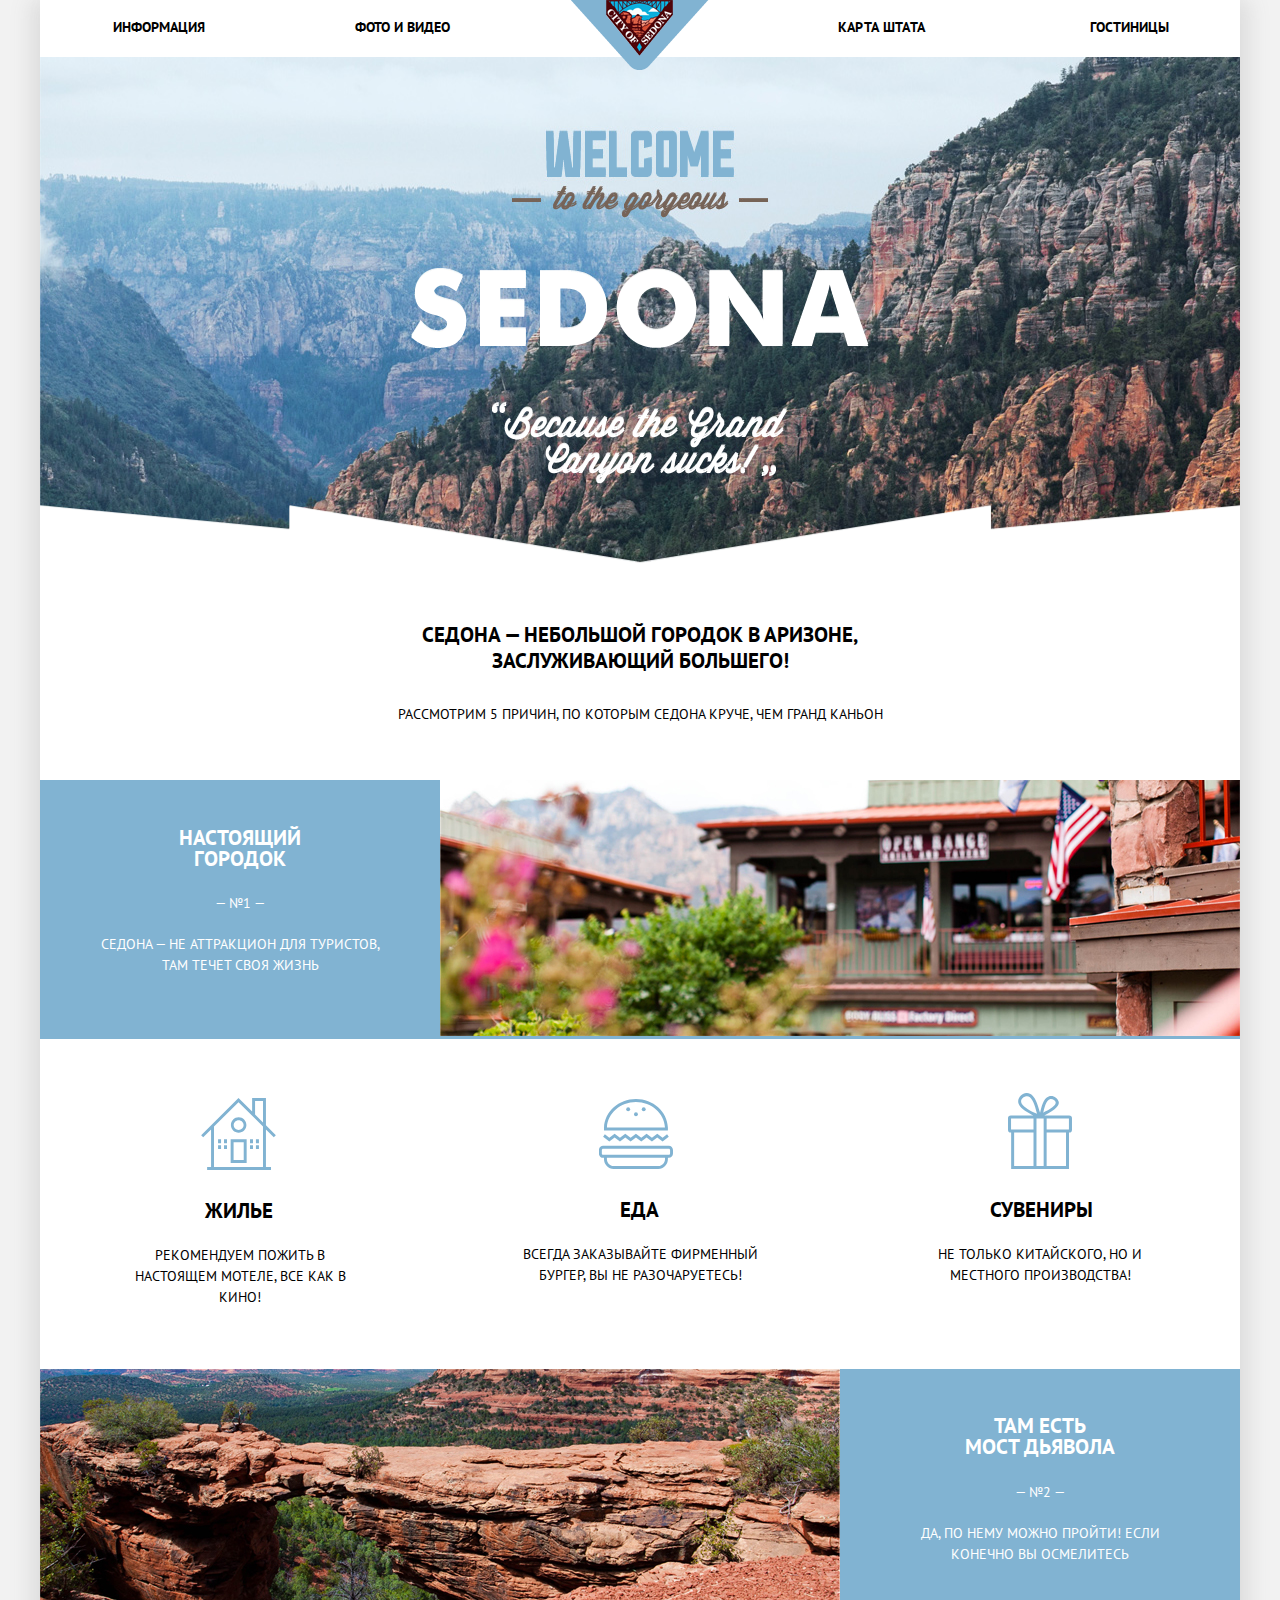
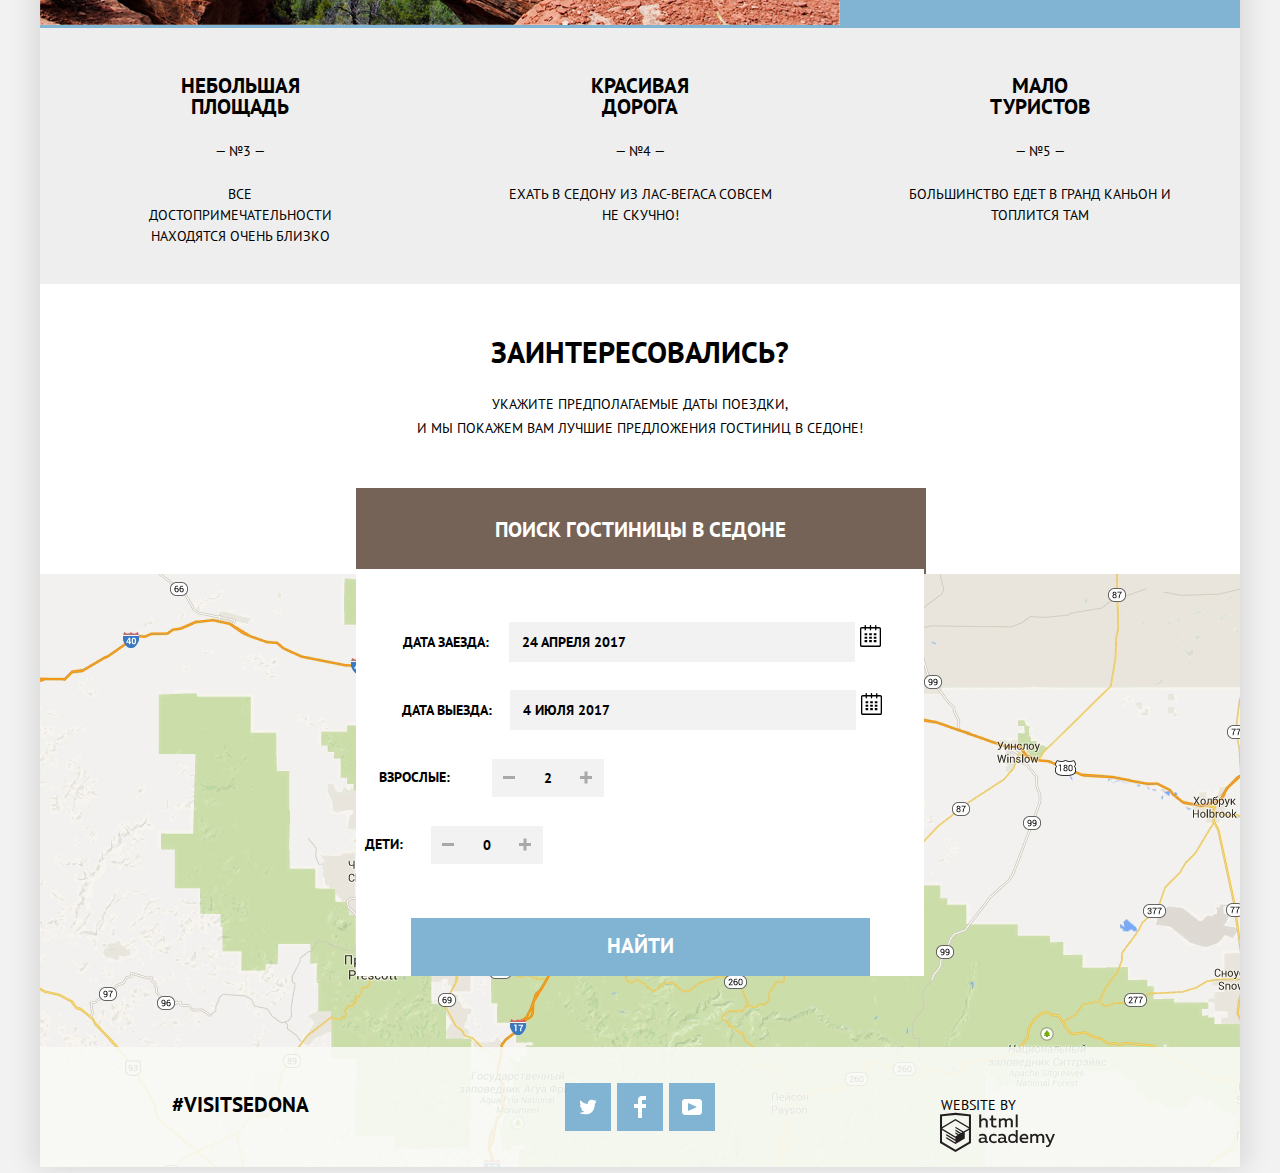
<file: index.html>
<!DOCTYPE HTML>
<html lang="ru">
  <head>
    <meta charset="utf-8">
    <title>Седона</title>
    <link rel="stylesheet" href="https://fonts.googleapis.com/css?family=PT+Sans:400,400i,700,700i&amp;subset=cyrillic">
    <link rel="stylesheet" href="css/normalize.css">
    <link rel="stylesheet" href="css/style.css">
  </head>
  <body>
    <div class="container">
      <header class="main-header">
        <a class="sedona-logo">
            <img src="img/index-logo.png" width="138" height="70" alt="Логотип Седоны">
        </a>
        <nav class="main-navigation">
          <ul class="site-navigation">
            <li><a href="info.html">Информация</a></li>
            <li><a href="media.html">Фото и видео</a></li>
            <li><a href="map.html">Карта штата</a></li>
            <li><a href="hotels.html">Гостиницы</a></li>
          </ul>
        </nav>
      </header>
      <main>
        <h1 class="visually-hidden">Седона</h1>
        <section class="mountain">
          <img src="img/index-background-text.png" alt="Горы Седоны" width="458" height="352" class="mountain-text">
          <img src="img/index-background-mask.png" alt="Белая маска" width="1200" height="58" class="mountain-mask">
        </section>
        <section class="intro-text">
          <b>Седона &mdash; небольшой городок в Аризоне, заслуживающий большего!</b>
          <p>Рассмотрим 5 причин, по которым Седона круче, чем Гранд Каньон</p>
        </section>
        <section class="content">
          <section class="first-reason reasons-blue">
            <div class="first-reason-text">
              <div class="text-squeezer-1">
                <h3>Настоящий городок</h3>
                <p>&mdash; №1 &mdash;</p>
                <p>Седона &mdash; не аттракцион для туристов, там течет своя жизнь</p>
              </div>
            </div>
            <div class="first-reason-background">
              <img src="img/real-town.jpg" width="800" height="256" alt="Фото города">
            </div>
          </section>
          <section class="features reasons-clear">
            <div class="feature-item"> 
              <div class="flat-item">
                <h3>Жилье</h3>
                <p>Рекомендуем пожить в настоящем мотеле, все как в кино!</p>
              </div>
            </div>
            <div class="feature-item">
              <div class="food-item">
                <h3>Еда</h3>
                <p>Всегда заказывайте фирменный бургер, вы не разочаруетесь!</p>
              </div>
            </div>
            <div class="feature-item">
              <div class="gift-item">
                <h3>Сувениры</h3>
                <p>Не только китайского, но и местного производства!</p>
              </div>
            </div>
          </section>
          <section class="second-reason reasons-blue">
            <div class="second-reason-background">
              <img src="img/devils-bridge.jpg" width="800" height="256" alt="Фото моста">
            </div>
            <div class="second-reason-text">
              <div class="text-squeezer-2">
                <h3>Там есть<br> мост дьявола</h3>
                <p>&mdash; №2 &mdash;</p>
                <p>Да, по нему можно пройти! Если конечно вы осмелитесь</p>
              </div>
            </div>
          </section>
          <section class="other-reasons reasons-clear">
            <div class="reasons-text">
              <div class="third-reason">
                <h3>Небольшая площадь</h3>
                <p>&mdash; №3 &mdash;</p>
                <p>Все достопримечательности находятся очень близко</p>
              </div>
            </div>
            <div class="reasons-text">
              <div class="fourth-reason">
                <h3>Красивая дорога</h3>
                <p>&mdash; №4 &mdash;</p>
                <p>Ехать в Седону из Лас-Вегаса совсем не скучно!</p>
              </div>
            </div>
            <div class="reasons-text">
              <div class="fifth-reason">
                <h3>Мало туристов</h3>
                <p>&mdash; №5 &mdash;</p>
                <p>Большинство едет в Гранд Каньон и топлится там</p>
              </div>
            </div>
          </section>
        </section>
        <section class="search-form">
          <div class="search-form-intro">
            <span>Заинтересовались?</span>
            <p>Укажите предполагаемые даты поездки,<br> и мы покажем вам лучшие предложения гостиниц в Седоне!</p>
            <a href="#">Поиск гостиницы в Седоне</a>
          </div>
          <div class="searching">
            <form action="hotels.html" method="get" class="order-form">
              <h2 class="visually-hidden">Поиск гостиниц в Седоне</h2>
              <div class="arrival-input">
                <label for="arrival-date">Дата заезда:</label>
                <input type="text" name="arrival-date" id="arrival-date" value="24 апреля 2017">
                <a href="#"><svg xmlns="http://www.w3.org/2000/svg" width="21" height="22" viewBox="0 0 21 22"><path d="M19.251 2.025h-2.845V.648c0-.381-.294-.689-.656-.689-.363 0-.656.308-.656.689v1.377h-3.938V.648c0-.381-.294-.689-.655-.689-.363 0-.657.308-.657.689v1.377H5.906V.648c0-.381-.294-.689-.656-.689-.363 0-.657.308-.657.689v1.377H1.75C.784 2.025 0 2.847 0 3.862v16.302C0 21.179.784 22 1.75 22h17.501c.966 0 1.749-.821 1.749-1.836V3.862c0-1.015-.783-1.837-1.749-1.837zm.437 18.139a.448.448 0 0 1-.437.459H1.75a.45.45 0 0 1-.438-.459V3.862a.45.45 0 0 1 .438-.459h2.844v1.378c0 .381.294.689.657.689.362 0 .656-.308.656-.689V3.403h3.938v1.378c0 .381.294.689.657.689.361 0 .655-.308.655-.689V3.403h3.938v1.378c0 .381.293.689.656.689.362 0 .656-.308.656-.689V3.403h2.845c.241 0 .437.206.437.459v16.302z"/><path d="M4.594 8.225h2.625v2.066H4.594zM4.594 11.668h2.625v2.067H4.594zM4.594 15.112h2.625v2.066H4.594zM9.188 15.112h2.625v2.066H9.188zM9.188 11.668h2.625v2.067H9.188zM9.188 8.225h2.625v2.066H9.188zM13.781 15.112h2.625v2.066h-2.625zM13.781 11.668h2.625v2.067h-2.625zM13.781 8.225h2.625v2.066h-2.625z"/></svg></a>
              </div>
              <div class="departure-input">
                <label for="departure-date">Дата выезда:</label>
                <input type="text" name="departure-date" id="departure-date" value="4 июля 2017">
                <a href="#"><svg xmlns="http://www.w3.org/2000/svg" width="21" height="22" viewBox="0 0 21 22"><path d="M19.251 2.025h-2.845V.648c0-.381-.294-.689-.656-.689-.363 0-.656.308-.656.689v1.377h-3.938V.648c0-.381-.294-.689-.655-.689-.363 0-.657.308-.657.689v1.377H5.906V.648c0-.381-.294-.689-.656-.689-.363 0-.657.308-.657.689v1.377H1.75C.784 2.025 0 2.847 0 3.862v16.302C0 21.179.784 22 1.75 22h17.501c.966 0 1.749-.821 1.749-1.836V3.862c0-1.015-.783-1.837-1.749-1.837zm.437 18.139a.448.448 0 0 1-.437.459H1.75a.45.45 0 0 1-.438-.459V3.862a.45.45 0 0 1 .438-.459h2.844v1.378c0 .381.294.689.657.689.362 0 .656-.308.656-.689V3.403h3.938v1.378c0 .381.294.689.657.689.361 0 .655-.308.655-.689V3.403h3.938v1.378c0 .381.293.689.656.689.362 0 .656-.308.656-.689V3.403h2.845c.241 0 .437.206.437.459v16.302z"/><path d="M4.594 8.225h2.625v2.066H4.594zM4.594 11.668h2.625v2.067H4.594zM4.594 15.112h2.625v2.066H4.594zM9.188 15.112h2.625v2.066H9.188zM9.188 11.668h2.625v2.067H9.188zM9.188 8.225h2.625v2.066H9.188zM13.781 15.112h2.625v2.066h-2.625zM13.781 11.668h2.625v2.067h-2.625zM13.781 8.225h2.625v2.066h-2.625z"/></svg></a>
              </div>
              <div class="adult-input">
                <label for="adults">Взрослые:</label>
                <button type="button" class="minus-btn">
                  <span>-</span>
                </button>
                <input type="text" name="adults" id="adults" value="2">
                <button type="button" class="plus-btn">
                  <span>+</span>
                </button>
              </div>
              <div class="child-input">
                <label for="children">Дети:</label>
                <button type="button" class="minus-btn">
                  <span>-</span>
                </button>
                <input type="text" name="children" id="children" value="0">
                <button type="button" class="plus-btn">
                  <span>+</span>
                </button>
              </div>
              <button type="submit" class="submit-button">Найти</button>
            </form>
          </div>
        </section>
        <div class="map">
          <div class="map-wrapper">
            <iframe src="https://www.google.com/maps/embed?pb=!1m14!1m12!1m3!1d837438.691415676!2d-111.59739590679331!3d34.92539478761154!2m3!1f0!2f0!3f0!3m2!1i1024!2i768!4f13.1!5e0!3m2!1sru!2sru!4v1502638291416" width="1200" height="593" style="border:0" allowfullscreen></iframe>
          </div>
        </div>
      </main>
      <footer class="main-footer main-footer-index">
        <section class="visit-sedona">
          <div class="visit-sedona-wrapper">
            <a href="#">#VisitSedona</a>
          </div>
        </section>
        <section class="social-media">
          <div class="social-media-wrapper">
            <ul class="social-media-list">
              <li class="social-media-item">
                <a href="https://twitter.com"><svg class="twitter-wrapper" xmlns="http://www.w3.org/2000/svg" xmlns:xlink="http://www.w3.org/1999/xlink" width="17" height="15" viewBox="0 0 17 15"><path class="logo-twitter" fill="#FFF" d="M10.95.144c1.685-.496 2.984.27 3.577 1.179.673-.231 1.331-.481 2.011-.708a2.345 2.345 0 0 1-.857 1.768c.685.17 1.304-.491 1.304-.491-.169 1-1.006 1.788-1.563 2.024-.231 6.75-3.175 11.217-10.077 11.082h-.446c-.41 0-4.164-.46-4.898-1.887 2.271.196 3.893-.422 4.693-1.177-.96-.3-2.679-.477-2.979-2.95.349.106.564.228 1.19.119C1.705 8.247.374 7.53.448 5.33c.285.328 1.067.536 1.34.472C1.085 5.561-.182 2.442.894.85c1.818 1.854 3.735 3.606 7.152 3.773C8.254 2.33 9.183.793 10.95.144z"/></svg><span>Twitter</span></a>
              </li>
              <li class="social-media-item">
                <a href="https://facebook.com"><svg class="facebook-wrapper" xmlns="http://www.w3.org/2000/svg" width="12" height="22" viewBox="0 0 12 22"><path class="logo-facebook" fill="#FFF" d="M12 4V0H8a4 4 0 0 0-4 4v4H0v4h4v10h4V12h4V8H8V4h4z"/></svg><span>Facebook</span></a>
              </li>
              <li class="social-media-item">
                <a href="https://youtube.com"><svg class="youtube-wrapper" xmlns="http://www.w3.org/2000/svg" xmlns:xlink="http://www.w3.org/1999/xlink" width="20" height="16" viewBox="0 0 20 16"><path class="logo-youtube" fill="#FFF" d="M17 0H3C1.35 0 0 1.35 0 3v10c0 1.65 1.35 3 3 3h14c1.65 0 3-1.35 3-3V3c0-1.65-1.35-3-3-3zM6.027 11.998V4.002L15.014 8l-8.987 3.998z"/></svg><span>YouTube</span></a>
              </li>
            </ul>
          </div>
        </section>
        <section class="site-author">
          <div class="site-author-wrapper">
            <a href="https://htmlacademy.ru/intensive/htmlcss"><span>Website by</span><svg width="115" height="41" id="Layer_1" data-name="Layer 1" xmlns="http://www.w3.org/2000/svg" viewBox="0 0 108.08 36.85"><title>logo-htmlacademy-small1</title><path class="logo-htmlacademy" d="M44.61,26.88a2,2,0,0,0,.55-0.1v1.33a3.25,3.25,0,0,1-1.18.21,1.67,1.67,0,0,1-1.67-1,4.84,4.84,0,0,1-3.14,1.08c-1.51,0-2.91-.83-2.91-2.55,0-2.13,2-2.79,3.71-2.79a11.08,11.08,0,0,1,2.17.25v-0.3c0-1-.76-1.77-2.19-1.77a7.42,7.42,0,0,0-3,.64v-1.7a10.21,10.21,0,0,1,3.19-.55c2.36,0,3.81,1.12,3.81,3.65v3a0.54,0.54,0,0,0,.49.59h0.17Zm-6.44-1.13A1.35,1.35,0,0,0,39.63,27h0.11a3.39,3.39,0,0,0,2.41-1V24.58a9.72,9.72,0,0,0-1.81-.21c-1,0-2.16.33-2.16,1.38h0Zm12.36-6.11a5,5,0,0,1,2.57.64V22a4.08,4.08,0,0,0-2.3-.7,2.75,2.75,0,1,0,0,5.49,5,5,0,0,0,2.43-.64v1.71a6.27,6.27,0,0,1-2.76.57A4.21,4.21,0,0,1,46,24.51q0-.21,0-0.41a4.32,4.32,0,0,1,4.18-4.46h0.38Zm12.17,7.24a2,2,0,0,0,.55-0.1v1.33a3.25,3.25,0,0,1-1.18.21,1.67,1.67,0,0,1-1.67-1,4.84,4.84,0,0,1-3.14,1.08c-1.51,0-2.91-.83-2.91-2.55,0-2.13,2-2.79,3.71-2.79a11.08,11.08,0,0,1,2.17.25v-0.3c0-1-.76-1.77-2.19-1.77a7.42,7.42,0,0,0-3,.64v-1.7a10.21,10.21,0,0,1,3.19-.55c2.36,0,3.81,1.12,3.81,3.65v3a0.54,0.54,0,0,0,.49.59h0.17Zm-6.44-1.13A1.35,1.35,0,0,0,57.73,27h0.11a3.39,3.39,0,0,0,2.41-1V24.58a9.72,9.72,0,0,0-1.81-.21c-1.06,0-2.16.33-2.16,1.38h0ZM73,16V28.2H71.35V26.88a3.88,3.88,0,0,1-3.19,1.54,4.4,4.4,0,0,1,0-8.78,3.81,3.81,0,0,1,3,1.3V16H73Zm-4.53,5.22a2.76,2.76,0,1,0,0,5.52A2.86,2.86,0,0,0,71.15,25V23A2.91,2.91,0,0,0,68.49,21.27ZM79,19.64c3.31,0,4.46,2.68,3.92,5.09H76.7c0.21,1.5,1.67,2.11,3.19,2.11a6.11,6.11,0,0,0,2.64-.59v1.6a7.14,7.14,0,0,1-3,.57C77,28.42,74.78,27,74.78,24a4.18,4.18,0,0,1,4-4.39H79Zm0.09,1.54a2.28,2.28,0,0,0-2.44,2.1v0.06H81.3A2,2,0,0,0,79.13,21.18Zm5.73,7V19.87h1.65v1a3.81,3.81,0,0,1,2.78-1.27A2.86,2.86,0,0,1,91.89,21a4.12,4.12,0,0,1,2.91-1.33A3.06,3.06,0,0,1,98,23V28.2h-1.9V23.05a1.59,1.59,0,0,0-1.42-1.75H94.42a2.8,2.8,0,0,0-2.07,1.12V28.2h-1.9V23.05A1.59,1.59,0,0,0,89,21.31H88.8a3,3,0,0,0-2.21,1.29v5.63H84.86Zm21.31-8.33h1.9l-3.91,9.46c-0.9,2.17-2.09,2.86-3.35,2.86a4.76,4.76,0,0,1-1.1-.14V30.46a2.86,2.86,0,0,0,.85.12c0.9,0,1.58-.64,2.07-1.9l0.17-.42-4-8.4h2l2.86,6.29ZM38.73,1.46V6.22a3.81,3.81,0,0,1,2.7-1.14,3.25,3.25,0,0,1,3.44,3.4v5.15H43V8.72a1.81,1.81,0,0,0-1.61-2h-0.3a2.93,2.93,0,0,0-2.32,1.39v5.52h-1.9V1.46h1.9ZM49.94,2.31v3h3V6.91h-3v3.81c0,1.1.5,1.46,1.58,1.46a4.49,4.49,0,0,0,1.69-.33v1.6A6.8,6.8,0,0,1,51,13.8a2.55,2.55,0,0,1-2.86-2.74V6.89H46.58V5.26h1.5V2.74Zm5.4,11.31V5.28H57v1A3.81,3.81,0,0,1,59.77,5a2.86,2.86,0,0,1,2.6,1.33A4.12,4.12,0,0,1,65.28,5,3.06,3.06,0,0,1,68.44,8.4v5.21h-1.9V8.46a1.59,1.59,0,0,0-1.42-1.75H64.89a2.8,2.8,0,0,0-2.07,1.12v5.78h-1.9V8.46A1.59,1.59,0,0,0,59.5,6.71H59.27A3,3,0,0,0,57.06,8v5.63H55.34ZM71.17,1.45H73V13.6H71.17V1.45ZM14.71,0H14.55L0,1.54V28.21l14.55,8.66,14.55-8.66V1.54Zm12.5,27.1L14.55,34.64,1.9,27.12V16.18l12.59,7.5V25L5.86,19.9v1.31l8.68,5.21v1.39L5.87,22.65V24l8.68,5.21,8.75-5.24V18.31L27.2,16V27.12Zm0-12.53-3.48,2-1.6,1L14.51,13v1.31L21,18.23H21l-0.14.09-1,.54-5.37-3.2V17l4.24,2.52-1,.67-3.2-1.9v1.31l2.1,1.24L14.5,22.1,2,14.65,14.51,7.11Zm0-1.32L14.49,5.76,1.91,13.25v-10L14.56,1.92,27.21,3.25v10h0Z" transform="translate(0 -0.02)" fill="#231f20"/></svg></a>
          </div>
        </section>
      </footer>
    </div>
  </body>
</html>
</file>
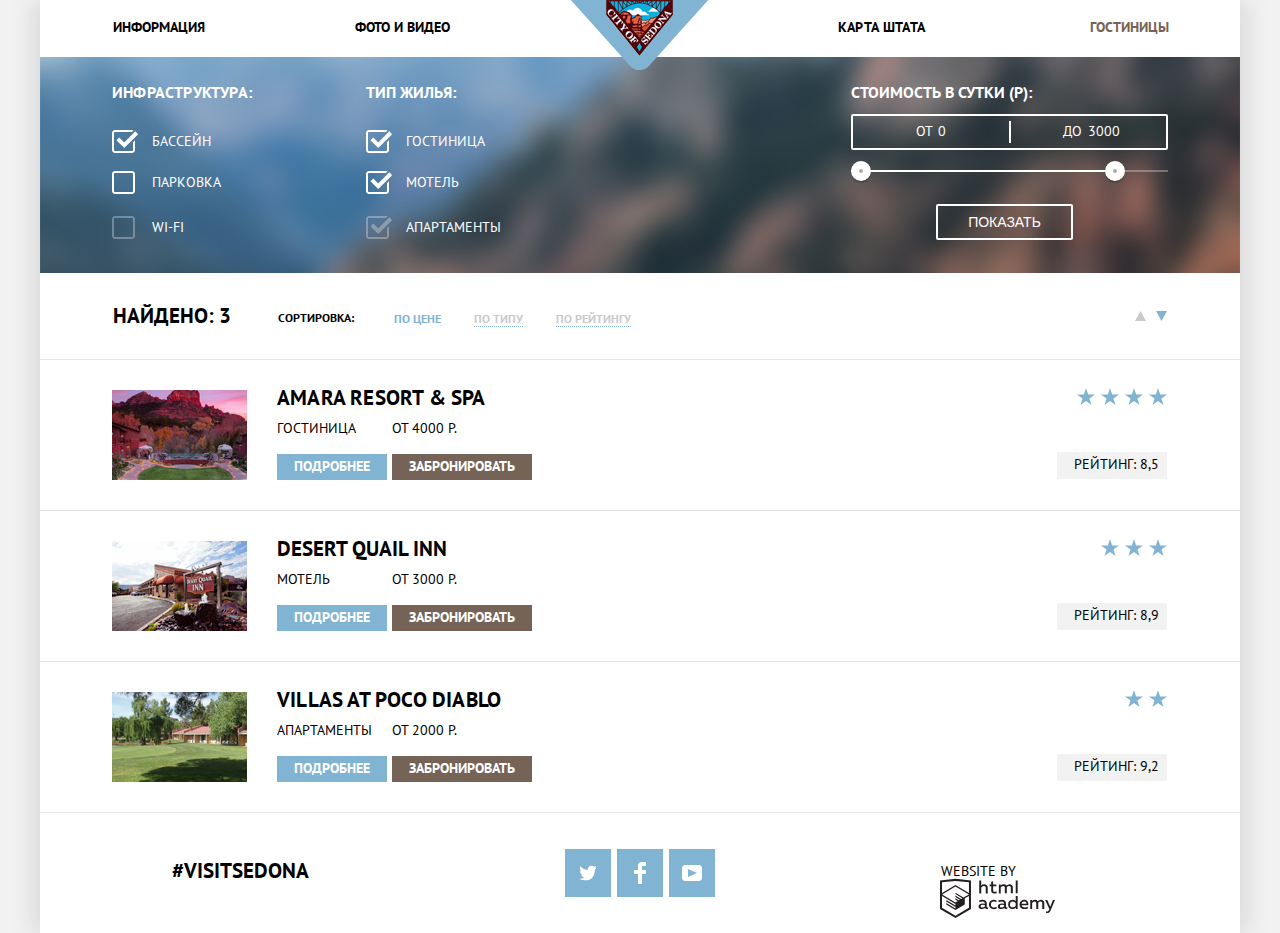
<file: hotels.html>
<!DOCTYPE HTML>
<html lang="ru">
  <head>
    <meta charset="utf-8">
    <title>Гостиницы Седоны</title>
    <link rel="stylesheet" href="https://fonts.googleapis.com/css?family=PT+Sans:400,400i,700,700i&amp;subset=cyrillic"> 
    <link rel="stylesheet" href="css/normalize.css">
    <link rel="stylesheet" href="css/style.css">
  </head>
  <body>
    <div class="container">
      <header class="main-header">
        <a class="sedona-logo" href="index.html">
          <img src="img/index-logo.png" width="138" height="70" alt="Логотип Седоны">
        </a>    
        <nav class="main-navigation">
          <ul class="site-navigation">
            <li><a href="info.html">Информация</a></li>
            <li><a href="media.html">Фото и видео</a></li>
            <li><a href="map.html">Карта штата</a></li>
            <li><a class="main-navigation-current">Гостиницы</a></li>
          </ul>
        </nav>
      </header>
      <main class="container-hotels">
        <h1 class="visually-hidden">Гостиницы в Седоне</h1>
        <section class="filter-with-title">
          <h2 class="visually-hidden">Фильтр поиска</h2>
          <section class="filter">
            <form action="#" method="get" class="filter-form">
              <fieldset class="infrastructure">
                <legend>Инфраструктура:</legend>
                <ul class="infrastructure-list">
                  <li>
                    <label for="pool" class="checkbox-input">
                      <input type="checkbox" id="pool" class="visually-hidden" checked>
                      <span class="checkbox-indicator"></span>
                      Бассейн
                    </label>
                  </li>
                  <li>
                    <label for="parking" class="checkbox-input">
                      <input type="checkbox" id="parking" class="visually-hidden">
                      <span class="checkbox-indicator"></span>    
                      Парковка
                    </label>
                  </li>
                  <li>
                    <label for="wi-fi" class="checkbox-input">
                      <input type="checkbox" id="wi-fi" class="visually-hidden" disabled>
                      <span class="checkbox-indicator"></span>
                      Wi-Fi
                    </label>
                  </li>
                </ul>
              </fieldset>
              <fieldset class="hotel-type">
                <legend>Тип жилья:</legend>
                <ul class="hotel-type-list">
                  <li>
                    <label for="hotel" class="checkbox-input">
                      <input type="checkbox" id="hotel" class="visually-hidden" checked>
                      <span class="checkbox-indicator"></span>
                      Гостиница
                    </label>
                  </li>
                  <li>
                    <label for="motel" class="checkbox-input">
                      <input type="checkbox" id="motel" class="visually-hidden" checked>
                      <span class="checkbox-indicator"></span>
                      Мотель
                    </label>
                  </li>
                  <li>
                    <label for="apartments" class="checkbox-input">
                      <input type="checkbox" id="apartments" class="visually-hidden" checked disabled>
                      <span class="checkbox-indicator"></span>
                      Апартаменты
                    </label>
                  </li>
                </ul>
             </fieldset>
             <fieldset class="filter-range">
               <legend class="filter-range-title">Стоимость в сутки (Р):</legend>
               <div class="price-controls">
                    <label class="min-price" for="min-price">от <input type="text" name="min-price" id="min-price" value="0"></label>
                    <label class="max-price" for="max-price">до <input type="text" name="max-price" id="max-price" value="3000"></label>
               </div>
               <div class="range-controls">
                 <div class="scale">
                   <div class="bar">
                   </div>  
                 </div>
                 <div class="range-toggle range-toggle-min"></div>
                 <div class="range-toggle range-toggle-max"></div>
               </div>
               <button type="submit" class="filter-range-btn">Показать</button>
             </fieldset>
          </form>
        </section>
      </section>
      <section class="sorting">
        <h2 class="visually-hidden">Сортировка результатов поиска</h2>
        <b>Найдено: 3</b>
        <p>Сортировка:</p>  
        <ul class="sorting-list">
          <li>
            <a class="sorting-current">По цене</a>
          </li>
          <li>
            <a href="#">По типу</a>
          </li>
          <li>
            <a href="#">По рейтингу</a>
          </li>
        </ul>
        <div class="dir">
          <button type="button"><svg xmlns="http://www.w3.org/2000/svg" width="11" height="10" viewBox="0 0 11 10"><path class="dir-color" fill="#231F20" d="M5.5 0L0 10h11z"/></svg><span>Прямой порядок сортировки</span></button>
          <button type="button"><svg xmlns="http://www.w3.org/2000/svg" width="11" height="10" viewBox="0 0 11 10"><path class="dir-color dir-current" fill="#231F20" d="M5.5 10L0 0h11"/></svg><span>Обратный порядок сортировки</span></button>
        </div>
      </section>
      <section class="search-result">
        <h2 class="visually-hidden">Результаты поиска гостиниц</h2>
        <article class="hotels amara-hotel">
          <img src="img/amara-hotel.jpg" width="135" height="90" alt="Фото гостиницы Amara Resort">
          <div class="hotels-text-content">
            <h1><a href="#" class="hotel-title">Amara Resort &amp; Spa</a></h1>
            <div class="hotels-text-cols">
              <div class="hotels-text-col-1">
                <p>Гостиница</p>
                <a href="#" class="hotel-about">Подробнее</a>
              </div>
              <div class="hotels-text-col-2">
                <p>От 4000 р.</p>
                <a href="#" class="hotel-order">Забронировать</a>
              </div>
            </div>
          </div>
          <div class="star-rating-pos">
            <div class="star-drawing">
              <div class="star-4"></div>
              <div class="star-3"></div>
              <div class="star-2"></div>
              <div class="star-1"></div>
            </div>
            <div class="rating rating-amara">
              <div class="rating-wrapper">
                <p>Рейтинг: 8,5</p>
              </div>
            </div>
          </div>
        </article>
        <article class="hotels desert-hotel">
          <img src="img/desert-hotel.jpg" width="135" height="90" alt="Фото мотеля Desert Quail Inn">
          <div class="hotels-text-content">
            <h1><a href="#" class="hotel-title">Desert Quail Inn</a></h1>
            <div class="hotels-text-cols">
              <div class="hotels-text-col-1">
                <p>Мотель</p>
                <a href="#" class="hotel-about">Подробнее</a>
              </div>
              <div class="hotels-text-col-2">
                <p>От 3000 р.</p>
                <a href="#" class="hotel-order">Забронировать</a>
              </div>
            </div>
          </div>
          <div class="star-rating-pos">
            <div class="star-drawing">
              <div class="star-3"></div>
              <div class="star-2"></div>
              <div class="star-1"></div>
            </div>
            <div class="rating rating-desert">
              <div class="rating-wrapper">
                <p>Рейтинг: 8,9</p>
              </div>
            </div>
          </div>
        </article>
        <article class="hotels villas-hotel">
          <img src="img/villas-hotel.jpg" width="135" height="90" alt="Фото апартаментов Villas At Poco Diablo">
          <div class="hotels-text-content">
            <h1><a href="#" class="hotel-title">Villas At Poco Diablo</a></h1>
            <div class="hotels-text-cols">
              <div class="hotels-text-col-1">
                <p>Апартаменты</p>
                <a href="#" class="hotel-about">Подробнее</a>
              </div>
              <div class="hotels-text-col-2">
                <p>От 2000 р.</p>
                <a href="#" class="hotel-order">Забронировать</a>
              </div>
            </div>
          </div>
          <div class="star-rating-pos">
            <div class="star-drawing">
              <div class="star-2"></div>
              <div class="star-1"></div>
            </div>
            <div class="rating rating-villas">
              <div class="rating-wrapper">
                <p>Рейтинг: 9,2</p>
              </div>
            </div>
          </div>
        </article>
      </section>
    </main>
    <footer class="main-footer main-footer-hotels">
        <section class="visit-sedona">
          <div class="visit-sedona-wrapper">
            <a href="#">#VisitSedona</a>
          </div>
        </section>
        <section class="social-media">
          <div class="social-media-wrapper">
            <ul class="social-media-list">
              <li class="social-media-item">
                <a href="https://twitter.com"><svg class="twitter-wrapper" xmlns="http://www.w3.org/2000/svg" xmlns:xlink="http://www.w3.org/1999/xlink" width="17" height="15" viewBox="0 0 17 15"><path class="logo-twitter" fill="#FFF" d="M10.95.144c1.685-.496 2.984.27 3.577 1.179.673-.231 1.331-.481 2.011-.708a2.345 2.345 0 0 1-.857 1.768c.685.17 1.304-.491 1.304-.491-.169 1-1.006 1.788-1.563 2.024-.231 6.75-3.175 11.217-10.077 11.082h-.446c-.41 0-4.164-.46-4.898-1.887 2.271.196 3.893-.422 4.693-1.177-.96-.3-2.679-.477-2.979-2.95.349.106.564.228 1.19.119C1.705 8.247.374 7.53.448 5.33c.285.328 1.067.536 1.34.472C1.085 5.561-.182 2.442.894.85c1.818 1.854 3.735 3.606 7.152 3.773C8.254 2.33 9.183.793 10.95.144z"/></svg><span>Twitter</span></a>
              </li>
              <li class="social-media-item">
                <a href="https://facebook.com"><svg class="facebook-wrapper" xmlns="http://www.w3.org/2000/svg" width="12" height="22" viewBox="0 0 12 22"><path class="logo-facebook" fill="#FFF" d="M12 4V0H8a4 4 0 0 0-4 4v4H0v4h4v10h4V12h4V8H8V4h4z"/></svg><span>Facebook</span></a>
              </li>
              <li class="social-media-item">
                <a href="https://youtube.com"><svg class="youtube-wrapper" xmlns="http://www.w3.org/2000/svg" xmlns:xlink="http://www.w3.org/1999/xlink" width="20" height="16" viewBox="0 0 20 16"><path class="logo-youtube" fill="#FFF" d="M17 0H3C1.35 0 0 1.35 0 3v10c0 1.65 1.35 3 3 3h14c1.65 0 3-1.35 3-3V3c0-1.65-1.35-3-3-3zM6.027 11.998V4.002L15.014 8l-8.987 3.998z"/></svg><span>YouTube</span></a>
              </li>
            </ul>
          </div>
        </section>
        <section class="site-author">
          <div class="site-author-wrapper">
            <a href="https://htmlacademy.ru/intensive/htmlcss"><span>Website by</span><svg width="115" height="41" id="Layer_1" data-name="Layer 1" xmlns="http://www.w3.org/2000/svg" viewBox="0 0 108.08 36.85"><title>logo-htmlacademy-small1</title><path class="logo-htmlacademy" d="M44.61,26.88a2,2,0,0,0,.55-0.1v1.33a3.25,3.25,0,0,1-1.18.21,1.67,1.67,0,0,1-1.67-1,4.84,4.84,0,0,1-3.14,1.08c-1.51,0-2.91-.83-2.91-2.55,0-2.13,2-2.79,3.71-2.79a11.08,11.08,0,0,1,2.17.25v-0.3c0-1-.76-1.77-2.19-1.77a7.42,7.42,0,0,0-3,.64v-1.7a10.21,10.21,0,0,1,3.19-.55c2.36,0,3.81,1.12,3.81,3.65v3a0.54,0.54,0,0,0,.49.59h0.17Zm-6.44-1.13A1.35,1.35,0,0,0,39.63,27h0.11a3.39,3.39,0,0,0,2.41-1V24.58a9.72,9.72,0,0,0-1.81-.21c-1,0-2.16.33-2.16,1.38h0Zm12.36-6.11a5,5,0,0,1,2.57.64V22a4.08,4.08,0,0,0-2.3-.7,2.75,2.75,0,1,0,0,5.49,5,5,0,0,0,2.43-.64v1.71a6.27,6.27,0,0,1-2.76.57A4.21,4.21,0,0,1,46,24.51q0-.21,0-0.41a4.32,4.32,0,0,1,4.18-4.46h0.38Zm12.17,7.24a2,2,0,0,0,.55-0.1v1.33a3.25,3.25,0,0,1-1.18.21,1.67,1.67,0,0,1-1.67-1,4.84,4.84,0,0,1-3.14,1.08c-1.51,0-2.91-.83-2.91-2.55,0-2.13,2-2.79,3.71-2.79a11.08,11.08,0,0,1,2.17.25v-0.3c0-1-.76-1.77-2.19-1.77a7.42,7.42,0,0,0-3,.64v-1.7a10.21,10.21,0,0,1,3.19-.55c2.36,0,3.81,1.12,3.81,3.65v3a0.54,0.54,0,0,0,.49.59h0.17Zm-6.44-1.13A1.35,1.35,0,0,0,57.73,27h0.11a3.39,3.39,0,0,0,2.41-1V24.58a9.72,9.72,0,0,0-1.81-.21c-1.06,0-2.16.33-2.16,1.38h0ZM73,16V28.2H71.35V26.88a3.88,3.88,0,0,1-3.19,1.54,4.4,4.4,0,0,1,0-8.78,3.81,3.81,0,0,1,3,1.3V16H73Zm-4.53,5.22a2.76,2.76,0,1,0,0,5.52A2.86,2.86,0,0,0,71.15,25V23A2.91,2.91,0,0,0,68.49,21.27ZM79,19.64c3.31,0,4.46,2.68,3.92,5.09H76.7c0.21,1.5,1.67,2.11,3.19,2.11a6.11,6.11,0,0,0,2.64-.59v1.6a7.14,7.14,0,0,1-3,.57C77,28.42,74.78,27,74.78,24a4.18,4.18,0,0,1,4-4.39H79Zm0.09,1.54a2.28,2.28,0,0,0-2.44,2.1v0.06H81.3A2,2,0,0,0,79.13,21.18Zm5.73,7V19.87h1.65v1a3.81,3.81,0,0,1,2.78-1.27A2.86,2.86,0,0,1,91.89,21a4.12,4.12,0,0,1,2.91-1.33A3.06,3.06,0,0,1,98,23V28.2h-1.9V23.05a1.59,1.59,0,0,0-1.42-1.75H94.42a2.8,2.8,0,0,0-2.07,1.12V28.2h-1.9V23.05A1.59,1.59,0,0,0,89,21.31H88.8a3,3,0,0,0-2.21,1.29v5.63H84.86Zm21.31-8.33h1.9l-3.91,9.46c-0.9,2.17-2.09,2.86-3.35,2.86a4.76,4.76,0,0,1-1.1-.14V30.46a2.86,2.86,0,0,0,.85.12c0.9,0,1.58-.64,2.07-1.9l0.17-.42-4-8.4h2l2.86,6.29ZM38.73,1.46V6.22a3.81,3.81,0,0,1,2.7-1.14,3.25,3.25,0,0,1,3.44,3.4v5.15H43V8.72a1.81,1.81,0,0,0-1.61-2h-0.3a2.93,2.93,0,0,0-2.32,1.39v5.52h-1.9V1.46h1.9ZM49.94,2.31v3h3V6.91h-3v3.81c0,1.1.5,1.46,1.58,1.46a4.49,4.49,0,0,0,1.69-.33v1.6A6.8,6.8,0,0,1,51,13.8a2.55,2.55,0,0,1-2.86-2.74V6.89H46.58V5.26h1.5V2.74Zm5.4,11.31V5.28H57v1A3.81,3.81,0,0,1,59.77,5a2.86,2.86,0,0,1,2.6,1.33A4.12,4.12,0,0,1,65.28,5,3.06,3.06,0,0,1,68.44,8.4v5.21h-1.9V8.46a1.59,1.59,0,0,0-1.42-1.75H64.89a2.8,2.8,0,0,0-2.07,1.12v5.78h-1.9V8.46A1.59,1.59,0,0,0,59.5,6.71H59.27A3,3,0,0,0,57.06,8v5.63H55.34ZM71.17,1.45H73V13.6H71.17V1.45ZM14.71,0H14.55L0,1.54V28.21l14.55,8.66,14.55-8.66V1.54Zm12.5,27.1L14.55,34.64,1.9,27.12V16.18l12.59,7.5V25L5.86,19.9v1.31l8.68,5.21v1.39L5.87,22.65V24l8.68,5.21,8.75-5.24V18.31L27.2,16V27.12Zm0-12.53-3.48,2-1.6,1L14.51,13v1.31L21,18.23H21l-0.14.09-1,.54-5.37-3.2V17l4.24,2.52-1,.67-3.2-1.9v1.31l2.1,1.24L14.5,22.1,2,14.65,14.51,7.11Zm0-1.32L14.49,5.76,1.91,13.25v-10L14.56,1.92,27.21,3.25v10h0Z" transform="translate(0 -0.02)" fill="#231f20"/></svg></a>
          </div>
        </section>
      </footer>
    </div>
  </body>
</html>
</file>
<file: css/style.css>
body {
    margin: 0;
    padding: 0;
    font-family: "PT Sans", "Tahoma", sans-serif;
    font-size: 21px;
    line-height: 26px;
    font-weight: 700;
    color: black;
    background-color: #f2f2f2;
    text-transform: uppercase;
}

.container {
    margin: 0 auto;
    width: 1200px;
    -webkit-box-shadow: 
        10px 0 20px 0 #dedede,
        -10px 0 20px 0 #dedede;
            box-shadow: 
        10px 0 20px 0 #dedede,
        -10px 0 20px 0 #dedede;
}

.mountain {
    width: 1200px;
    min-height: 509px;
    background-color: #2a3a49;
    background-image: url(../img/index-background.jpg);
    background-position: 50% 21%;
    background-repeat: no-repeat;
    background-size: cover;
    position: relative;
    z-index: 1;
}

.mountain-text {
    position: relative;
    display: block;
    margin: 0 auto;
    padding-top: 77px;
}

.mountain-mask {
    padding-top: 15px;
    position: absolute;
    bottom: 0;
}

a {
    text-decoration: none;
}

.main-header {
    display: block;
    height: 55px;
    position: relative;
    z-index: 2;
}

.main-navigation {
    font-size: 14px;
    color: black;
    background-color: white;
}

.site-navigation {
    list-style: none;
}

.site-navigation li {
    padding-top: 12px;
}

.site-navigation a {
    color: black;
}

.site-navigation a:hover,
.site-navigation a:focus {
    color: #81b3d2;
}

.site-navigation a:active {
    color: rgba(0, 0, 0, 0.3);
}

.site-navigation .main-navigation-current {
    color: #766357;
}

.sedona-logo {
    display: block;
    text-align: center;
}

.content {
    text-align: center;
    line-height: 21px;
    position: relative;
    z-index: 2;
}

.intro-text {
    text-align: center;
    background-color: white;
    width: 1200px;
    min-height: 216px;
}

.intro-text p {
    font-size: 14px;
    font-weight: 400;
}

.reasons-blue {
    background-color: #81b3d2;
}

.reasons-blue .first-reason-text,
.reasons-blue .second-reason-text {
    color: white;
}

.reasons-blue p,
.reasons-clear p {
    font-size: 14px;
    font-weight: 400;
}

.other-reasons {
    background-color: #eeeeee;
}

.search-form-intro {
    width: 1200px;
    min-height: 240px;
    background-color: white;
    padding-top: 50px;
    position: relative;
    z-index: 2;
}

.search-form-intro span {
    font-size: 30px;
    line-height: 36px;
    display: block;
    text-align: center;
}

.search-form-intro p {
    font-size: 14px;
    line-height: 24px;
    font-weight: 400;
    text-align: center;
    padding-top: 8px;
    margin-bottom: 77px;
}

.search-form-intro a {
    color: white;
    background-color: #766357;
    background-size: cover; 
    text-align: center;
    padding-top: 28px;
    padding-bottom: 31px;
    padding-left: 139px;
    padding-right: 140px;
    margin-left: 316px;
    font-weight: 600;
}

.search-form-intro a:hover,
.search-form-intro a:focus {
    background-color: #604e43;
}

.search-form-intro a:active {
    color: #928a85;
    background-color: #503e33;
}

.visit-sedona {
    text-align: left;
}

.social-media {
    text-align: center;
}

.searching {
    width: 568px;
    min-height: 396px;
    position: relative;
}

.order-form {
    width: 568px;
    min-height: 395px;
    display: block;
    text-align: center;
    position: absolute;
    top: 0;
    left: 316px;
    background-color: white;
    z-index: 2;
}

.order-form-hide {
    display: none;
}

.order-form-error {
    -webkit-animation: shake 0.6s;
            animation: shake 0.6s;
}

.order-form-show {
    -webkit-animation: bounce 0.6s;
            animation: bounce 0.6s;
}

.order-form input {
    font: inherit;
}

.searching label {
    font-size: 14px;
}

.arrival-input input,
.departure-input input,
.adult-input input,
.child-input input {
    text-transform: uppercase;
    font-size: 14px;
    background-color: #f2f2f2;
}

.arrival-input input:hover,
.departure-input input:hover {
    background-color: #ebebeb;
}

.arrival-input input:focus,
.departure-input input:focus {
    background-color: white;
}

.arrival-input button,
.departure-input button,
.arrival-input button:hover,
.departure-input button:hover,
.arrival-input button:focus,
.departure-input button:focus {
    background-color: #f2f2f2;
}

.arrival-input input:focus,
.departure-input input:focus {
    background-color: white;
}

.submit-button {
    display: block;
    color: white;
    background-color: #81b3d2;
    background-size: cover; 
    text-align: center;
    padding-top: 15px;
    padding-bottom: 17px;
    padding-left: 196px;
    padding-right: 196px;
    margin-top: 54px;
    margin-left: 55px;
    font-family: inherit;
    font-size: 21px;
    line-height: 26px;
    text-transform: uppercase;
    font-weight: 700;
    border: none;
}

.submit-button:hover {
    color: white;
    background-color: #669ec0;
}

.submit-button:active {
    color: #94b9d2;
    background-color: #5496bd;
}

.map {
    width: 1200px;
    height: 593px;
    background-color: white;
    background-image: url(../img/map.jpg);
    background-position: 50% 50%;
    background-repeat: no-repeat;
    background-size: 100% 100%;
    position: relative;
    z-index: 1;
}

.social-media-list {
    list-style: none;
}

.visit-sedona a {
    color: black;
}

.searching {
    text-align: center;
    position: absolute;
    top: 2169px;
    z-index: 2;
}

.infrastructure-list li,
.hotel-type-list li {
    list-style: none;
}

.infrastructure-list li:first-child,
.hotel-type-list li:first-child {
    margin-top: -5px;
}

.infrastructure-list li:nth-child(2),
.hotel-type-list li:nth-child(2) {
    margin-top: 15px;
    margin-bottom: 15px;
}

.infrastructure-list li:last-child,
.hotel-type-list li:last-of-type {
    margin-top: 4px;
}

.filter-form {
    color: white;
    background-color: #2a3c46;
    background-image: url(../img/filter-background.jpg);
    background-position: 50% 17%;
    background-repeat: no-repeat;
    background-size: cover;
}

.filter-form legend {
    font-size: 16px;
    line-height: 21px;
}

.infrastructure legend {
    letter-spacing: 0.2px;
}

.filter-form label {
    font-size: 14px;
    line-height: 21px;
}

.filter-form p {
    font-size: 14px;
    line-height: 21px;
}

.search-result {
    background-color: white;
}

.search-result img {
    display: block;
    text-align: left;
}

.visually-hidden {
    display: none;
}

.sorting p,
.sorting a {
    font-size: 12px;
    line-height: 18px;
}

.sorting b {
    margin-right: 4px;
}

.sorting p {
    margin-left: 43px;
    margin-top: 16px;
}

.sorting-list {
    list-style: none;
}

.sorting-list li {
    margin-right: 33px;
    margin-bottom: 1px;
}

.sorting-list a {
    color: #cacaca;
    border-bottom: 1px dotted #81b3d2;
}

.sorting-list a:hover {
    color: #81b3d2;
    border-bottom: 1px dotted #81b3d2;
}

.sorting-list a:active {
    color: black;
}

.sorting-list .sorting-current {
    color: #81b3d2;
    border-bottom: none;
}

.sorting-list .sorting-current:hover {
    color: #81b3d2;
    border-bottom: none;
}

.hotels img {
    margin-top: 30px;
    margin-right: 30px;
}

.hotels h1 {
    font-size: 21px;
    line-height: 26px;
    margin-bottom: 0;
}

.amara-hotel h1 {
    margin-top: 25px;
    padding: 0;
    letter-spacing: 0.2px;
}

.desert-hotel h1 {
    margin-top: 25px;
    padding: 0;
}

.villas-hotel h1 {
    margin-top: 25px;
    padding: 0;
    letter-spacing: 0.2px;
}

.hotels p {
    font-size: 14px;
    line-height: 21px;
    font-weight: 400;
}

.hotels-text-cols {
    display: -webkit-box;
    display: -ms-flexbox;
    display: flex;
    -ms-flex-wrap: wrap;
        flex-wrap: wrap;
    margin: 0;
    padding: 0;
}

.hotels-text-col-1,
.hotels-text-col-2 {
    margin-right: 5px;
    margin-top: 0;
}

.hotels-text-col-1 p,
.hotels-text-col-2 p {
    margin-top: 7px;
    margin-bottom: 12px;
}

.hotel-title {
    color: black;
}

.hotel-title:hover {
    color: #81b3d2;
}

.hotel-title:active {
    color: rgba(0, 0, 0, 0.3);
}

.hotel-about {
    width: 110px;
    height: 27px;
    font-size: 14px;
    line-height: 21px;
    color: white;
    background-color: #81b3d2;
    padding-top: 3px;
    padding-bottom: 5px;
    padding-left: 17px;
    padding-right: 17px;
}

.hotel-about:hover {
    background-color: #669ec0;
}

.hotel-order {
    width: 142px;
    height: 27px;
    font-size: 14px;
    line-height: 21px;
    color: white;
    background-color: #766357;
    padding-top: 3px;
    padding-bottom: 5px;
    padding-left: 17px;
    padding-right: 17px;
}

.hotel-order:hover {
    background-color: #604e43;
}

.hotel-about:active {
    color: rgba(255, 255, 255, 0.3);
    background-color: #5496bd;
}

.hotel-order:active {
    color: rgba(255, 255, 255, 0.3);
    background-color: #503e33;
}

.social-media-list span {
    color: black;
    width: 16px;
    height: 17px;
    position: relative;
    top: 50%;
    left: 50%;
    -webkit-transform: translate(-50%, -50%);
        -ms-transform: translate(-50%, -50%);
            transform: translate(-50%, -50%);
}

.social-media-item a {
    position: relative;
    display: block;
    width: 46px;
    height: 48px;
    font-size: 0px;
    margin-top: 10px;
    margin-bottom: 10px;
    margin-right: 6px;
    background-color: #81b3d2;
    background-position: center top;
    background-repeat: no-repeat;
    background-size: contain;
}

.social-media-item .twitter-wrapper {
    position: absolute;
    top: 50%;
    left: 50%;
    -webkit-transform: translate(-50%, -50%);
        -ms-transform: translate(-50%, -50%);
            transform: translate(-50%, -50%);
}

.social-media-item .facebook-wrapper {
    position: absolute;
    top: 50%;
    left: 50%;
    -webkit-transform: translate(-50%, -50%);
        -ms-transform: translate(-50%, -50%);
            transform: translate(-50%, -50%);
}

.social-media-item .youtube-wrapper {
    position: absolute;
    top: 50%;
    left: 50%;
    -webkit-transform: translate(-50%, -50%);
        -ms-transform: translate(-50%, -50%);
            transform: translate(-50%, -50%);
}

.social-media-item a:hover {
    background-color: #669ec0;
}

.social-media-item a:active {
    background-color: #5496bd;
}

.logo-twitter:active {
    fill: rgba(255, 255, 255, 0.3);
}

.logo-facebook:active {
    fill: rgba(255, 255, 255, 0.3);
}

.logo-youtube:active {
    fill: rgba(255, 255, 255, 0.3);
}

.social-media-item a:active .logo-twitter,
.social-media-item a:active .logo-facebook,
.social-media-item a:active .logo-youtube {
    fill: rgba(255, 255, 255, 0.3);
}

.site-author a {
    display: inline-block;
    vertical-align: middle;
}

.logo-htmlacademy:hover,
.site-author a:hover .logo-htmlacademy {
    fill: #81b3d2;
}

.logo-htmlacademy:active,
.site-author a:active .logo-htmlacademy {
    fill: #bdbbbc;
}

.arrival-input label {
    margin-right: 15px;
    cursor: pointer;
}

.departure-input label {
    margin-right: 13px;
    cursor: pointer;
}

.arrival-input button {
    background-color: transparent;
    fill: #cacaca;
    display: inline-block;
    position: absolute;
    border: none;
    top: 10px;
    left: 472px;
}

.departure-input button {
    background-color: transparent;
    fill: #cacaca;
    display: inline-block;
    position: absolute;
    border: none;
    top: 9px;
    left: 472px;
}

.arrival-input button:hover,
.departure-input button:hover {
    fill: #000000;
}

.arrival-input button:active,
.departure-input button:active {
    fill: #81b3d2;
}

.arrival-input {
    margin-top: 53px;
    margin-left: 3px;
    position: relative;
}

.departure-input {
    margin-top: 28px;
    margin-left: 3px;
    position: relative;
}

.arrival-input input {
    -webkit-box-sizing: border-box;
            box-sizing: border-box;
    width: 346px;
    min-height: 38px;
    padding-left: 13px;
    padding-right: 150px;
    padding-top: 7px;
    padding-bottom: 7px;
    border: none;
}

.departure-input input {
    -webkit-box-sizing: border-box;
            box-sizing: border-box;
    width: 346px;
    min-height: 38px;
    padding-left: 13px;
    padding-right: 148px;
    padding-top: 7px;
    padding-bottom: 7px;
    border: none;
}

.adult-input label {
    margin-top: 5px;
    margin-left: 10px;
    margin-right: 42px;
}

.child-input label {
    margin-top: 5px;
    margin-right: 28px;
}

.adult-input input {
    width: 52px;
    height: 38px;
    -webkit-box-sizing: border-box;
            box-sizing: border-box;
    border: none;
    text-align: center;
    padding-left: 0;
    padding-right: 0;
    vertical-align: top;
}

.child-input input {
    width: 52px;
    height: 38px;
    -webkit-box-sizing: border-box;
            box-sizing: border-box;
    border: none;
    text-align: center;
    padding-left: 0;
    padding-right: 0;
    vertical-align: top;
}

.adult-and-child-wrapper {
    display: -webkit-box;
    display: -ms-flexbox;
    display: flex;
    -ms-flex-wrap: wrap;
        flex-wrap: wrap;
    -webkit-box-pack: center;
        -ms-flex-pack: center;
            justify-content: center;
}

.adult-input {
    width: 270px;
    margin-top: 29px;
    margin-right: 24px;
    padding-left: 0;
    display: -webkit-box;
    display: -ms-flexbox;
    display: flex;
    -ms-flex-wrap: wrap;
        flex-wrap: wrap;
    -webkit-box-pack: end;
        -ms-flex-pack: end;
            justify-content: flex-end;
    position: relative;
    left: -22px;
}

.child-input {
    width: 190px;
    margin-top: 29px;
    margin-left: 20px;
    display: -webkit-box;
    display: -ms-flexbox;
    display: flex;
    -ms-flex-wrap: wrap;
        flex-wrap: wrap;
    -webkit-box-pack: end;
        -ms-flex-pack: end;
            justify-content: flex-end;
    position: relative;
    left: -23px;
}

.adult-input button {
    width: 30px;
    height: 38px;
    position: relative;
    cursor: pointer;
    background-color: #f2f2f2;
    border-color: transparent;
    padding-left: 0;
    padding-right: 0;
}

.child-input button {
    width: 30px;
    height: 38px;
    position: relative;
    cursor: pointer;
    background-color: #f2f2f2;
    border-color: transparent;
    padding-left: 0;
    padding-right: 0;
}

.adult-input .minus-btn::before {
    content: "";
    position: absolute;
    margin: 0 auto;
    top: 15px;
    right: 5px;
    width: 12px;
    height: 3px;
    background-color: #a9a9a9;
}

.adult-input .plus-btn::before,
.adult-input .plus-btn::after {
    content: "";
    position: absolute;
    margin: 0 auto;
    top: 15px;
    right: 10px;
    width: 12px;
    height: 3px;
    background-color: #a9a9a9;
}

.child-input .minus-btn::before {
    content: "";
    position: absolute;
    margin: 0 auto;
    top: 15px;
    right: 5px;
    width: 12px;
    height: 3px;
    background-color: #a9a9a9;
}

.child-input .plus-btn::before,
.child-input .plus-btn::after {
    content: "";
    position: absolute;
    margin: 0 auto;
    top: 15px;
    right: 10px;
    width: 12px;
    height: 3px;
    background-color: #a9a9a9;
}

.adult-input .plus-btn::after,
.child-input .plus-btn::after {
    -webkit-transform: rotate(90deg);
        -ms-transform: rotate(90deg);
            transform: rotate(90deg);
}

.adult-input span,
.child-input span {
    font-size: 0;
}

.adult-input button:hover::before,
.adult-input button:hover::after,
.child-input button:hover::before,
.child-input button:hover::after {
    background-color: black;
}

.adult-input button:active::before,
.adult-input button:active::after,
.child-input button:active::before,
.child-input button:active::after {
    background-color: #81b3d2;
}

.site-author span {
    color: black;
    display: inline-block;
    vertical-align: top;
    font-size: 14px;
    margin-left: 1px;
    margin-right: 10px;
    font-weight: 400;
    -webkit-transform: translateY(6px);
        -ms-transform: translateY(6px);
            transform: translateY(6px);
}

.sedona-logo {
    width: 138px;
    height: 70px;
    display: block;
    position: absolute;
    top: 0;
    left: 531px;
}

.site-navigation {
    margin: 0;
    padding: 0;
    list-style: none;
    min-height: 56px;
    display: -webkit-box;
    display: -ms-flexbox;
    display: flex;
    -webkit-box-pack: start;
        -ms-flex-pack: start;
            justify-content: flex-start;
    -webkit-box-align: center;
        -ms-flex-align: center;
            align-items: center;
    -ms-flex-line-pack: center;
        align-content: center;
    -ms-flex-wrap: wrap;
        flex-wrap: wrap;
}

.site-navigation li {
    display: block;
    width: 240px;
    min-height: 43px;
}

.site-navigation li:first-child {
    text-align: center;
    margin-top: 2px;
}

.site-navigation li:nth-child(2) {
    text-align: center;
    margin-top: 2px;
}

.site-navigation li:nth-child(3) {
    margin-left: 240px;
    margin-top: 2px;
    text-align: center;
}

.site-navigation li:nth-child(3) a {
    letter-spacing: 0.3px;
}

.site-navigation li:last-child {
    -ms-flex-item-align: end;
        align-self: flex-end;
    text-align: center;
    margin-top: 2px;
}

.site-navigation li:first-child a {
    margin-right: 2px;
    margin-bottom: 10px;
}

.site-navigation li:nth-child(2) a {
    margin-left: 4px;
}

.site-navigation li:nth-child(3) a {
    margin-left: 3px;
}

.site-navigation li:last-child a {
    margin-left: 18px;
}

.intro-text {
    min-height: 216px;
    position: relative;
    z-index: 2;
}

.intro-text b {
    display: block;
    width: 445px;
    min-height: 48px;
    font-size: 21px;
    line-height: 26px;
    margin: 0 auto;
    padding-top: 58px;
}

.intro-text p {
    display: block;
    width: 495px;
    min-height: 13px;
    font-size: 14px;
    line-height: 26px;
    margin: 0 auto;
    padding-top: 27px;
}

.reasons-blue {
    min-height: 256px;
    display: -webkit-box;
    display: -ms-flexbox;
    display: flex;
    -ms-flex-wrap: wrap;
        flex-wrap: wrap;
    -webkit-box-pack: justify;
        -ms-flex-pack: justify;
            justify-content: space-between;
}

.first-reason-text {
    width: 400px;
    padding-top: 47px;
}

.first-reason-text p {
    margin-top: 20px;
    margin-bottom: 20px;
}

.first-and-second-reason-background {
    width: 800px;
    font-size: 0;
    line-height: 0;
    bottom: 0;
}

.second-reason-text {
    width: 400px;
    padding-top: 25px;
}

.second-reason-text p:first-of-type {
    margin-top: 25px;
    margin-bottom: 20px;
}

.second-reason-text p:last-of-type {
    margin-top: 18px;
    margin-bottom: 23px;
}

.text-squeezer-1 {
    width: 283px;
    min-height: 146px;
    margin: 0 auto;
}

.text-squeezer-1 h3 {
    width: 133px;
    min-height: 46px;
    font-size: 21px;
    line-height: 21px;
    margin: 0 auto;
}

.text-squeezer-2 {
    width: 303px;
    min-height: 142px;
    margin: 0 auto;
}

.text-squeezer-2 h3 {    
    font-size: 21px;
    line-height: 21px;
}

.features {
    min-height: 330px;
    display: -webkit-box;
    display: -ms-flexbox;
    display: flex;
    background-color: white;
}

.feature-item {
    width: 400px;
    padding-top: 61px;
}

.flat-item {
    width: 255px;
    min-height: 81px;
    margin: 0 auto;
}

.flat-item::before {
    content: "";
    width: 75px;
    height: 72px;
    background-image: url(../img/icon-1-flat.svg);
    background-repeat: no-repeat;
    display: table;
    margin-top: -2px;
    margin-left: 88px;
}

.flat-item h3 {
    font-size: 21px;
    line-height: 21px;
    margin: 0 auto;
    padding-top: 30px;
    padding-right: 2px;
}

.flat-item p {
    padding-top: 10px;
}

.food-item {
    width: 285px;
    min-height: 79px;
    margin: 0 auto;
}

.food-item::before {
    content: "";
    width: 74px;
    height: 70px;
    background-image: url(../img/icon-2-food.svg);
    background-repeat: no-repeat;
    display: table;
    margin-top: -1px;
    margin-left: 101px;
    padding-right: 5px;
}

.food-item h3 {
    font-size: 21px;
    line-height: 21px;
    margin: 0 auto;
    padding-top: 30px;
    padding-right: 2px;
}

.food-item p {
    padding-top: 10px;
}

.gift-item {
    width: 275px;
    min-height: 80px;
    margin: 0 auto;
}

.gift-item::before {
    content: "";
    width: 64px;
    height: 76px;
    background-image: url(../img/icon-3-gift.svg);
    background-repeat: no-repeat;
    display: table;
    margin-top: 8px;
    margin-left: 105px;
    -webkit-transform: translateY(-15px);
        -ms-transform: translateY(-15px);
            transform: translateY(-15px);
}

.gift-item h3 {
    font-size: 21px;
    line-height: 21px;
    margin: 0 auto;
    padding-top: 15px;
    padding-left: 2px;
}

.gift-item p {
    padding-top: 10px;
}

.other-reasons {
    min-height: 256px;
    display: -webkit-box;
    display: -ms-flexbox;
    display: flex;
}

.reasons-text {
    width: 400px;
    padding-top: 47px;
}

.third-reason {
    width: 210px;
    min-height: 143px;
    margin: 0 auto;
}

.third-reason h3 {
    width: 208px;
    min-height: 48px;
    font-size: 21px;
    line-height: 21px;
    margin: 0 auto;
}

.third-reason p:first-of-type {
    margin-top: 18px;
    margin-bottom: 20px;
}

.third-reason p:last-of-type {
    margin-top: 22px;
    margin-bottom: 20px;
}

.fourth-reason p:first-of-type {
    margin-top: 17px;
    margin-bottom: 20px;
}

.fourth-reason p:last-of-type {
    margin-top: 22px;
    margin-bottom: 20px;
}

.fifth-reason p:first-of-type {
    margin-top: 17px;
    margin-bottom: 20px;
}

.fifth-reason p:last-of-type {
    margin-top: 22px;
    margin-bottom: 20px;
}

.fourth-reason {
    width: 265px;
    min-height: 142px;
    margin: 0 auto;
}

.fourth-reason h3 {
    width: 115px;
    min-height: 49px;
    font-size: 21px;
    line-height: 21px;
    margin: 0 auto;
}


.fifth-reason h3 {
    width: 111px;
    min-height: 49px;
    font-size: 21px;
    line-height: 21px;
    margin: 0 auto;
}

.fifth-reason {
    width: 263px;
    min-height: 142px;
    margin: 0 auto;
}

.main-footer {
    width: 1200px;
    min-height: 120px;
    display: -webkit-box;
    display: -ms-flexbox;
    display: flex;
    background-color: white;
    z-index: 2;
}

.main-footer-index {
    width: 1200px;
    position: absolute;
    background-color: rgba(248, 250, 245, 0.9);
    margin-top: -120px;
    z-index: 2;
}

.visit-sedona {
    width: 400px;
    padding-top: 45px;
}

.social-media {
    width: 400px;
    padding-top: 25px;
}

.site-author {
    width: 400px;
    padding-top: 39px;
}

.visit-sedona-wrapper {
    width: 136px;
    min-height: 16px;
    margin: 0 auto;
}

.social-media-wrapper {
    width: 150px;
    min-height: 48px;
    margin: 0 auto;
}

.site-author-wrapper {
    width: 200px;
    min-height: 41px;
    margin: 0 auto;
}

.social-media-list {
    min-width: 150px;
    min-height: 48px;
    display: -webkit-box;
    display: -ms-flexbox;
    display: flex;
    margin: 0;
    margin-top: 1px;
    margin-right: 4px;
    padding: 0;
    -webkit-box-pack: justify;
        -ms-flex-pack: justify;
            justify-content: space-between;
}

.filter-form {
    width: 1200px;
    height: 191px;
    display: -webkit-box;
    display: -ms-flexbox;
    display: flex;
    -ms-flex-wrap: wrap;
        flex-wrap: wrap;
    padding-top: 27px;
}

.filter-form fieldset {
    border: none;
}

.filter-form fieldset:first-child {
    width: 140px;
    padding-left: 0;
    padding-right: 0;
    margin-left: 72px;
}

.filter-form fieldset:nth-child(2) {
    width: 140px;
    padding-left: 0;
    padding-right: 0;
    margin-left: 112px;
}

.filter-form fieldset:last-child {
    width: 317px;
    padding-left: 0;
    padding-right: 0;
    margin-left: 343px;
}

.infrastructure-list,
.hotel-type-list {
    display: -webkit-box;
    display: -ms-flexbox;
    display: flex;
    -ms-flex-wrap: wrap;
        flex-wrap: wrap;
    -webkit-box-orient: vertical;
    -webkit-box-direction: normal;
        -ms-flex-direction: column;
            flex-direction: column;
    -webkit-box-pack: justify;
        -ms-flex-pack: justify;
            justify-content: space-between;
}

.infrastructure-list label,
.hotel-type-list label {
    font-weight: 400;
}

.checkbox-input {
    position: relative;
    padding-left: 0px;
    cursor: pointer;
}

.checkbox-input input + .checkbox-indicator {
    position: absolute;
    top: -2px;
    left: -40px;
    width: 23px;
    height: 23px;
    background-image: url(../img/checkbox-off.svg);
    background-repeat: no-repeat;
}

.checkbox-input input:checked + .checkbox-indicator {
    position: absolute;
    top: -2px;
    left: -40px;
    width: 27px;
    height: 23px;
    background-image: url(../img/checkbox-on.svg);
    background-repeat: no-repeat;
}

.checkbox-input input:disabled + .checkbox-indicator {
    position: absolute;
    top: -2px;
    left: -40px;
    width: 23px;
    height: 23px;
    background-image: url(../img/disabled-checkbox-off.svg);
    background-repeat: no-repeat;
}

.checkbox-input input:checked:disabled + .checkbox-indicator {
    position: absolute;
    top: -2px;
    left: -40px;
    width: 27px;
    height: 23px;
    background-image: url(../img/disabled-checkbox-on.svg);
    background-repeat: no-repeat;
}

.pool {
    top: -2px;
}

.parking {
    top: 2px;
}

.wi-fi {
    top: 4px;
}

.hotel {
    left: 2px;
    bottom: 2px;
}

.motel {
    left: 2px;
    top: 2px;
}

.apartments {
    left: 2px;
    top: 4px;
}

.filter-range {
    width: 317px;
    text-transform: uppercase;
}

.filter-range-title {
    margin-bottom: 4px;
    font-size: 16px;
    line-height: 21px;
    font-weight: 700;
}

.price-controls {
    position: relative;
    height: 32px;
    margin-bottom: 20px;
    font-size: 0;
    font-weight: 400;
    border: 2px solid white;
    border-radius: 2px;
}

.price-controls::after{
    content: "";
    position: absolute;
    width: 2px;
    height: 22px;
    background: #ffffff;
    top: 50%;
    left: 50%;
    -webkit-transform: translate(-50%, -50%);
        -ms-transform: translate(-50%, -50%);
            transform: translate(-50%, -50%);
}

.price-controls label {
    display: inline-block;
    font-size: 14px;
    line-height: 34px;
    vertical-align: top;
    cursor: pointer;
}

.price-controls .min-price,
.price-controls .max-price {
    width: 90px;
    height: 26px;
    margin-top: -5px;
    vertical-align: middle;
}

.price-controls .min-price {
    padding-left: 63px;
    padding-top: 1px;
}

.price-controls .max-price {
    padding-left: 57px;
    padding-top: 1px;
}

.price-controls input {
    width: 40px;
    margin: 0;
    padding-top: 0px;
    padding-bottom: 5px;
    vertical-align: top;
    color: inherit;
    font: inherit;
    background: none;
    border: none;
    outline: none;
}

.range-controls {
    position: relative;
    margin-bottom: 32px;
}

.range-controls .scale {
    height: 2px;
    background: rgba(255, 255, 255, 0.3);
}

.range-controls .bar {
    width: 80%;
    height: 2px;
    background: white;    
}

.range-toggle {
    position: absolute;
    top: -9px;
    width: 4px;
    height: 4px;
    background: #ababab;
    border: 8px solid #ffffff;
    border-radius: 50%;
    -webkit-box-shadow: 0 2px 1px 0 rgba(0, 1, 1, 0.2);
            box-shadow: 0 2px 1px 0 rgba(0, 1, 1, 0.2);
    cursor: pointer;
}

.range-toggle:hover {
    position: absolute;
    top: -9px;
    width: 5px;
    height: 5px;
    background: #ababab;
    border: 8px solid #ffffff;
    border-radius: 50%;
    -webkit-box-shadow: 0 2px 1px 0 rgba(0, 1, 1, 0.2);
            box-shadow: 0 2px 1px 0 rgba(0, 1, 1, 0.2);
    cursor: pointer;
}

.range-toggle-min {
    left: 0;
}

.range-toggle-max {
    left: 80%;
}

.filter-range-btn {
    width: 137px;
    height: 36px;
    display: block;
    margin: 0 auto;
    padding: 0;
    margin-left: 85px;
    font-size: 14px;
    line-height: 21px;
    text-transform: uppercase;
    color: white;
    background-color: transparent;
    border: 2px solid white;
    border-radius: 2px;
    outline: none;
    cursor: pointer;
}

.filter-range-btn:hover {
    color: black;
    background-color: white;
}

.sorting {
    height: 86px;
    display: -webkit-box;
    display: -ms-flexbox;
    display: flex;
    -webkit-box-pack: start;
        -ms-flex-pack: start;
            justify-content: flex-start;
    -webkit-box-align: center;
        -ms-flex-align: center;
            align-items: center;
    padding-left: 73px;
    background-color: white;
}

.sorting-list {
    height: auto;
    display: -webkit-box;
    display: -ms-flexbox;
    display: flex;
    flex-wrap: wrap;
    align-items: baseline;
}

.hotels {
    margin: 0;
    padding: 0;
    height: 150px;
    display: -webkit-box;
    display: -ms-flexbox;
    display: flex;
    -ms-flex-wrap: wrap;
        flex-wrap: wrap;
    border-top: 1px solid #e5e5e5;
    border-bottom: 1px solid #e5e5e5;
    border-collapse: collapse;
    padding-left: 72px;
}

.hotels:nth-child(3) {
    border-top: none;
    border-bottom: none;
}

.star-rating-pos {
    display: -webkit-box;
    display: -ms-flexbox;
    display: flex;
    -ms-flex-wrap: wrap;
        flex-wrap: wrap;
    -webkit-box-orient: vertical;
    -webkit-box-direction: normal;
        -ms-flex-direction: column;
            flex-direction: column;
    margin-left: auto;
    margin-right: 0;
}

.rating {
    margin-left: auto;
    margin-top: auto;
    margin-bottom: 31px;
    margin-right: 73px;
    position: relative;
}

.rating p {
    position: absolute;
    margin: 0 auto;
    margin-top: 2px;
    margin-left: 17px;
}

.rating-wrapper {
    width: 110px;
    min-height: 27px;
    margin: 0 auto;
    background-color: #f2f2f2;
}

.star-drawing {
    margin-left: auto;
    margin-top: 25px;
    margin-bottom: 31px;
    margin-right: 73px;
    position: relative;
    text-align: right;
}

.star-1,
.star-2,
.star-3,
.star-4 {
    width: 18px;
    height: 17px;
    background-image: url(../img/star.svg);
    background-repeat: no-repeat;
    margin-left: 1px;
    padding: 0;
    display: inline-block;
}

.dir {
    margin-left: auto;
    margin-top: 26px;
    margin-bottom: 31px;
    margin-right: 73px;
}

.dir button {
    margin: 0;
    padding: 0;
}

.dir button:first-child {
    background-color: transparent;
    border: none;
    padding-right: 5px;
    cursor: pointer;
}

.dir button:last-child {
    background-color: transparent;
    border: none;
    cursor: pointer;
}

.dir span {
    font-size: 0;
}

.dir-color {
    fill: #cacaca;
}

.dir-current {
    fill: #81b3d2;
}

.dir button:hover .dir-color {
    fill: #231f20;
}

.dir button:active .dir-color {
    fill: #81b3d2;
}
</file>
